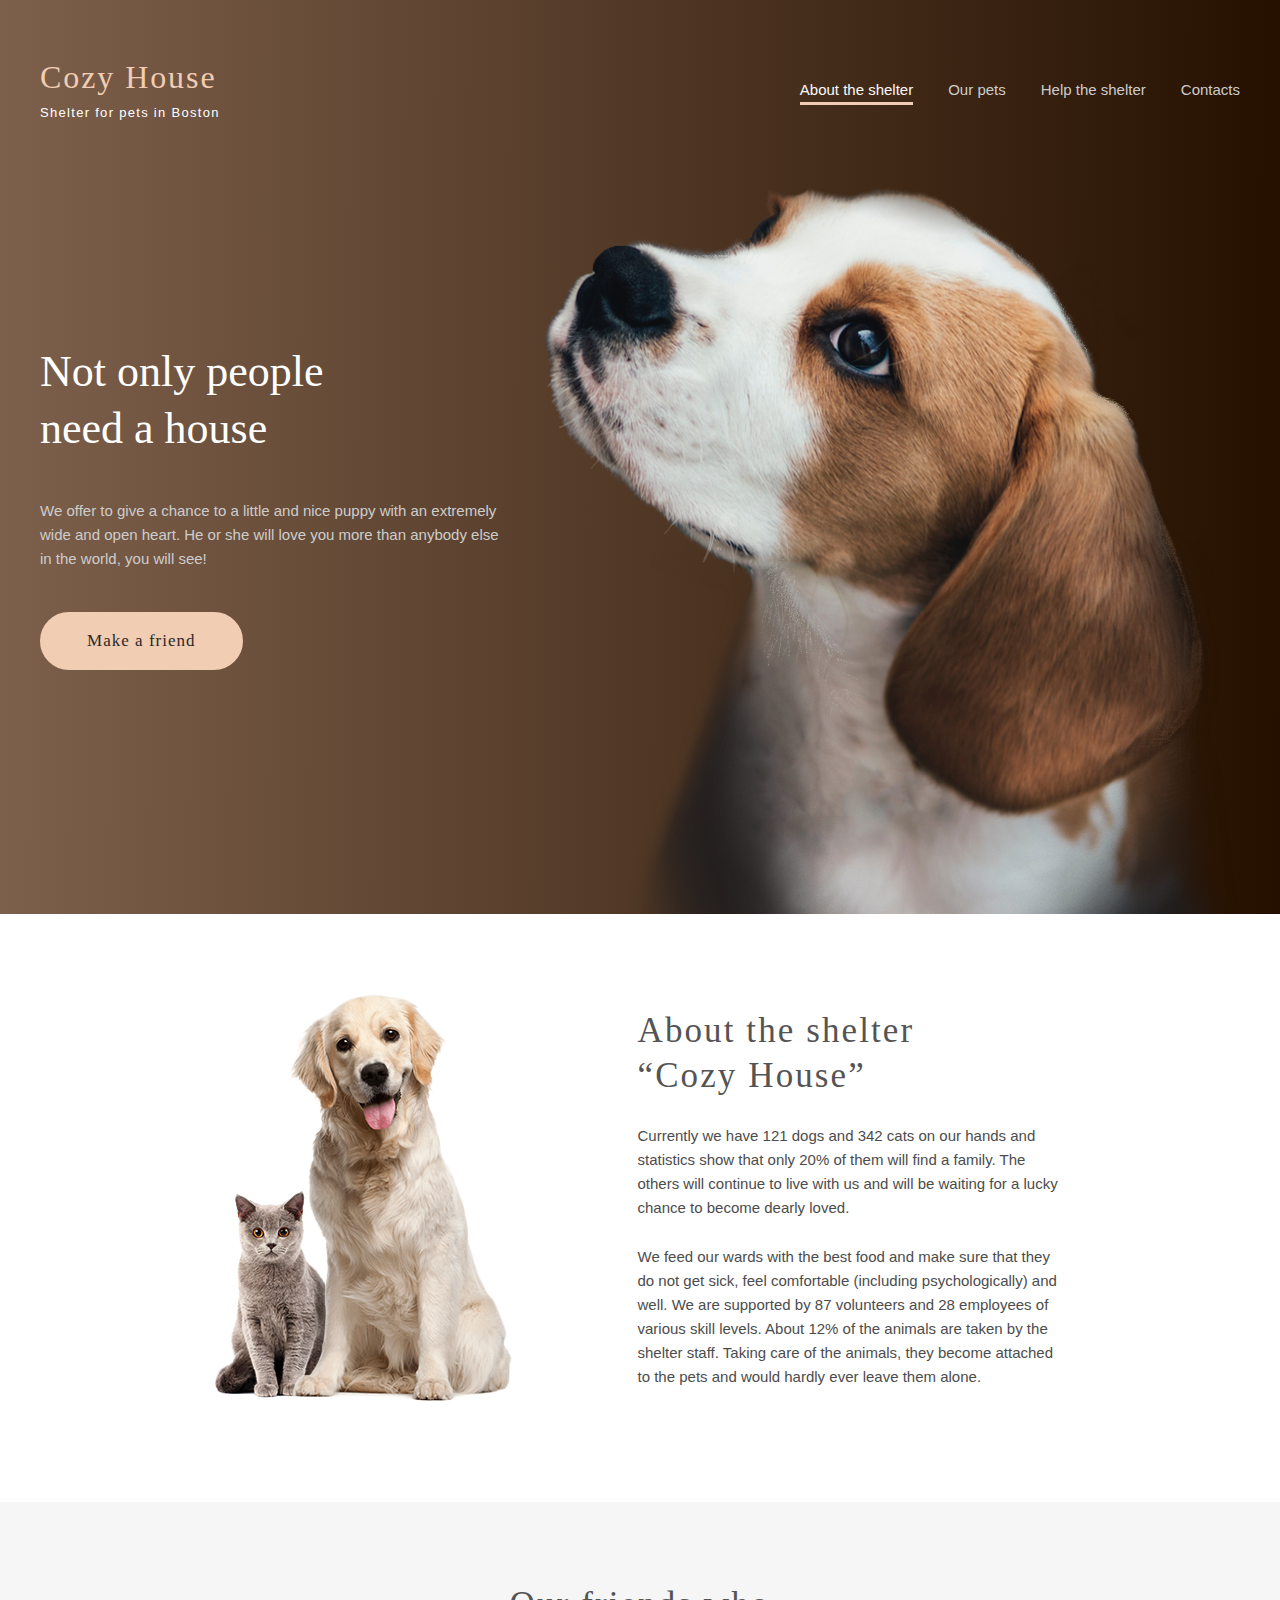
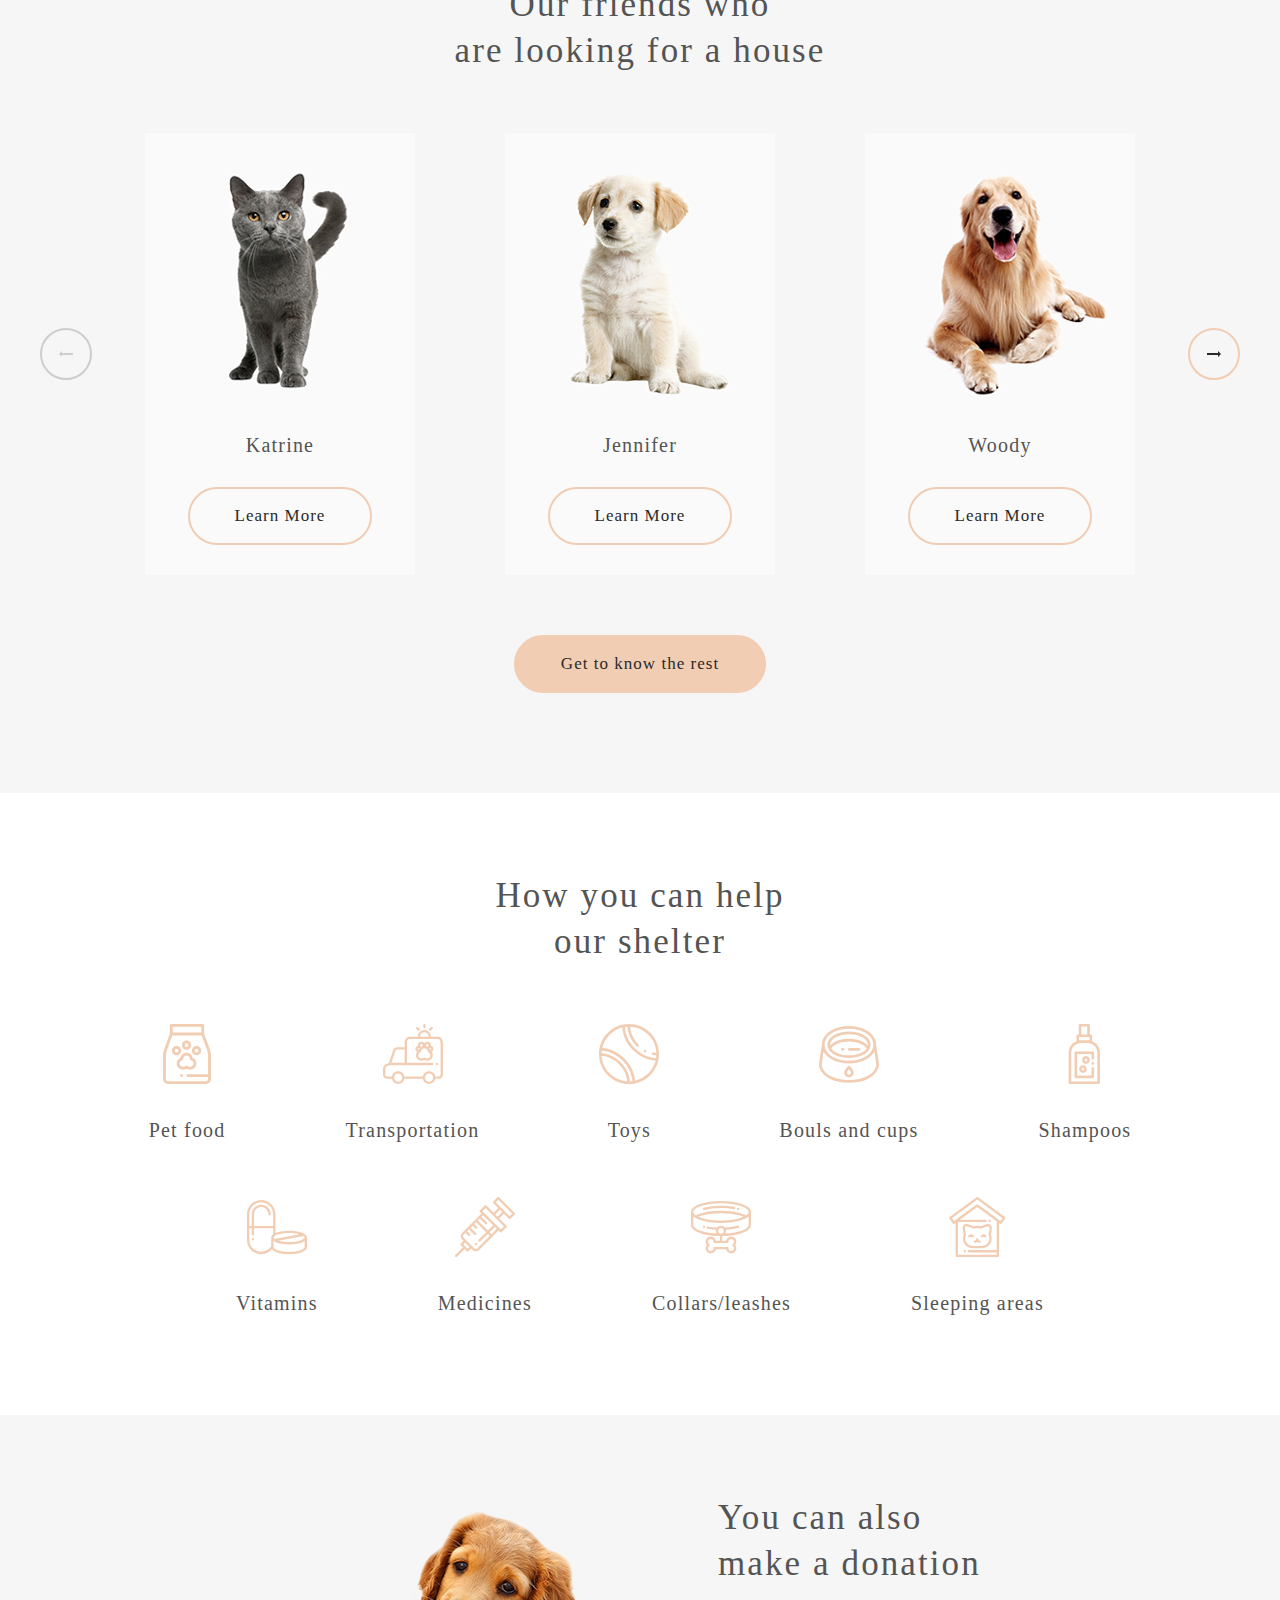
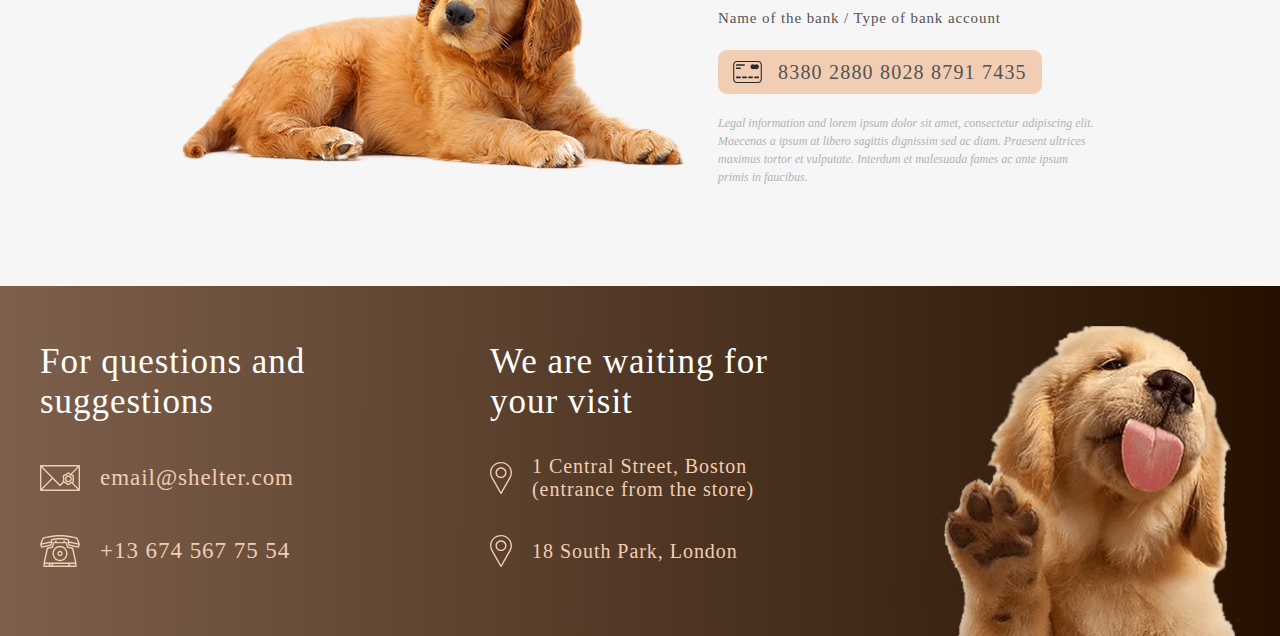
<file: index.html>
<!DOCTYPE html>
<html lang="en">

<head>
    <meta charset="UTF-8">
    <meta http-equiv="X-UA-Compatible" content="IE=edge">
    <meta name="viewport" content="width=device-width, initial-scale=1.0">
    <title>Pets Shelter</title>
    <link rel="stylesheet" href="./css/style.css">
</head>

<body>
    <header>
        <div class="container header-box">
            <div class="logo">
                <a href="index.html">Cozy House</a>
                <p>Shelter for pets in Boston</p>
            </div>
            <nav>
                <ul>
                    <li><a class="navigation active" href="#">About the shelter</a></li>
                    <li><a class="navigation" href="our_pets.html">Our pets</a></li>
                    <li><a class="navigation" href="#">Help the shelter</a></li>
                    <li><a class="navigation" href="#">Contacts</a></li>
                </ul>
            </nav>
            <button class="mobile-menu-button"><img src="./images/menu-white.png" alt="menu"></button>
        </div>
    </header>
    <main>
        <section class="box-about">
            <div class="container box-about-wrapper">
                <h1>Not only people need a house</h1>
                <p>We offer to give a chance to a little and nice puppy with an extremely wide and open heart. He or she will love you more than anybody else in the world, you will see!</p>
                <a class="make-friend button" href="#">Make a friend</a>
            </div>
        </section>
        <section class="container">
            <div class="box-about-shelter-wrapper">
                <div class="box-about-shelter">
                    <img src="./images/about-pets.png" alt="pets">
                </div>
                <div class="box-about-shelter">
                    <h2>About the shelter <br>“Cozy House”</h2>
                    <p>
                        Currently we have 121 dogs and 342 cats on our hands and statistics show that only 20% of them will find a family. The others will continue to live with us and will be waiting for a lucky chance to become dearly loved.
                    </p>
                    <p>
                        We feed our wards with the best food and make sure that they do not get sick, feel comfortable (including psychologically) and well. We are supported by 87 volunteers and 28 employees of various skill levels. About 12% of the animals are taken by the
                        shelter staff. Taking care of the animals, they become attached to the pets and would hardly ever leave them alone.
                    </p>
                </div>
            </div>
        </section>
        <section class="friends-looking-house-wrapper">
            <div class="container">
                <h2>Our friends who<br>are looking for a house</h2>
                <div class="friends-looking-house">
                    <button class="pet-nav-button-left disabled"></button>
                    <div class="friends-looking-house-cards">

                        <div class="pet-card">
                            <img src="./images/pets-katrine.png" alt="Katrine">
                            <p>Katrine</p>
                            <a class="learn-more button" href="#">Learn More</a>
                        </div>
                        <div class="pet-card">
                            <img src="./images/pets-jennifer.png" alt="Jennifer">
                            <p>Jennifer</p>
                            <a class="learn-more button" href="#">Learn More</a>
                        </div>
                        <div class="pet-card">
                            <img src="./images/pets-woody.png" alt="Woody">
                            <p>Woody</p>
                            <a class="learn-more button" href="#">Learn More</a>
                        </div>

                    </div>
                    <button class="pet-nav-button-right active-nav"></button>
                </div>
                <a class="know-rest button" href="#">Get to know the rest</a>
            </div>
        </section>
        <section class="container help-shelter-wrapper">
            <h2>
                How you can help<br>our shelter
            </h2>
            <div class="help-shelter">
                <div class="help-card">
                    <img src="./images/icon-pet-food.svg" alt="pet food">
                    <p>Pet food</p>
                </div>
                <div class="help-card">
                    <img src="./images/icon-transport.svg" alt="transport">
                    <p>Transportation</p>
                </div>
                <div class="help-card">
                    <img src="./images/icon-toys.svg" alt="toy">
                    <p>Toys</p>
                </div>
                <div class="help-card">
                    <img src="./images/icon-bowls-and-cups.svg" alt="boul">
                    <p>Bouls and cups</p>
                </div>
                <div class="help-card">
                    <img src="./images/icon-shampoos.svg" alt="shampoo">
                    <p>Shampoos</p>
                </div>
                <div class="help-card">
                    <img src="./images/icon-vitamins.svg" alt="Vitamins">
                    <p>Vitamins</p>
                </div>
                <div class="help-card">
                    <img src="./images/icon-medicines.svg" alt="medicines">
                    <p>Medicines</p>
                </div>
                <div class="help-card">
                    <img src="./images/icon-collars-leashes.svg" alt="collars">
                    <p>Collars/leashes</p>
                </div>
                <div class="help-card">
                    <img src="./images/icon-sleeping-area.svg" alt="slepping area">
                    <p>Sleeping areas</p>
                </div>
            </div>
            </div>
        </section>
        <section class="about-donation-wrapper">
            <div class="container about-donation">
                <img src="./images/donation-dog.png" alt="a dog">
                <div class="container about-donation-text">
                    <h2>
                        You can also<br> make a donation
                    </h2>
                    <p>
                        Name of the bank / Type of bank account
                    </p>
                    <p class="credit-card"><span>8380 2880 8028 8791 7435</span></p>
                    <p>
                        Legal information and lorem ipsum dolor sit amet, consectetur adipiscing elit. Maecenas a ipsum at libero sagittis dignissim sed ac diam. Praesent ultrices maximus tortor et vulputate. Interdum et malesuada fames ac ante ipsum primis in faucibus.
                    </p>
                </div>
            </div>
        </section>
    </main>
    <footer>
        <div class="container footer-box">
            <div class="box-contacts">
                <h3>For questions and suggestions</h3>
                <p class="email">
                    <a href="mailto:email@shelter.com">email@shelter.com</a>
                </p>
                <p class="phone">
                    <a href="tel:+13 674 567 75 54">+13 674 567 75 54</a></p>
            </div>
            <div class="box-place">
                <h3>We are waiting for your visit</h3>
                <p>1 Central Street, Boston (entrance from the store)</p>
                <p>18 South Park, London </p>
            </div>
            <div class="box-image">
                <img src="./images/footer-puppy.png" alt="dog">
            </div>
        </div>
    </footer>
</body>

</html>
</file>
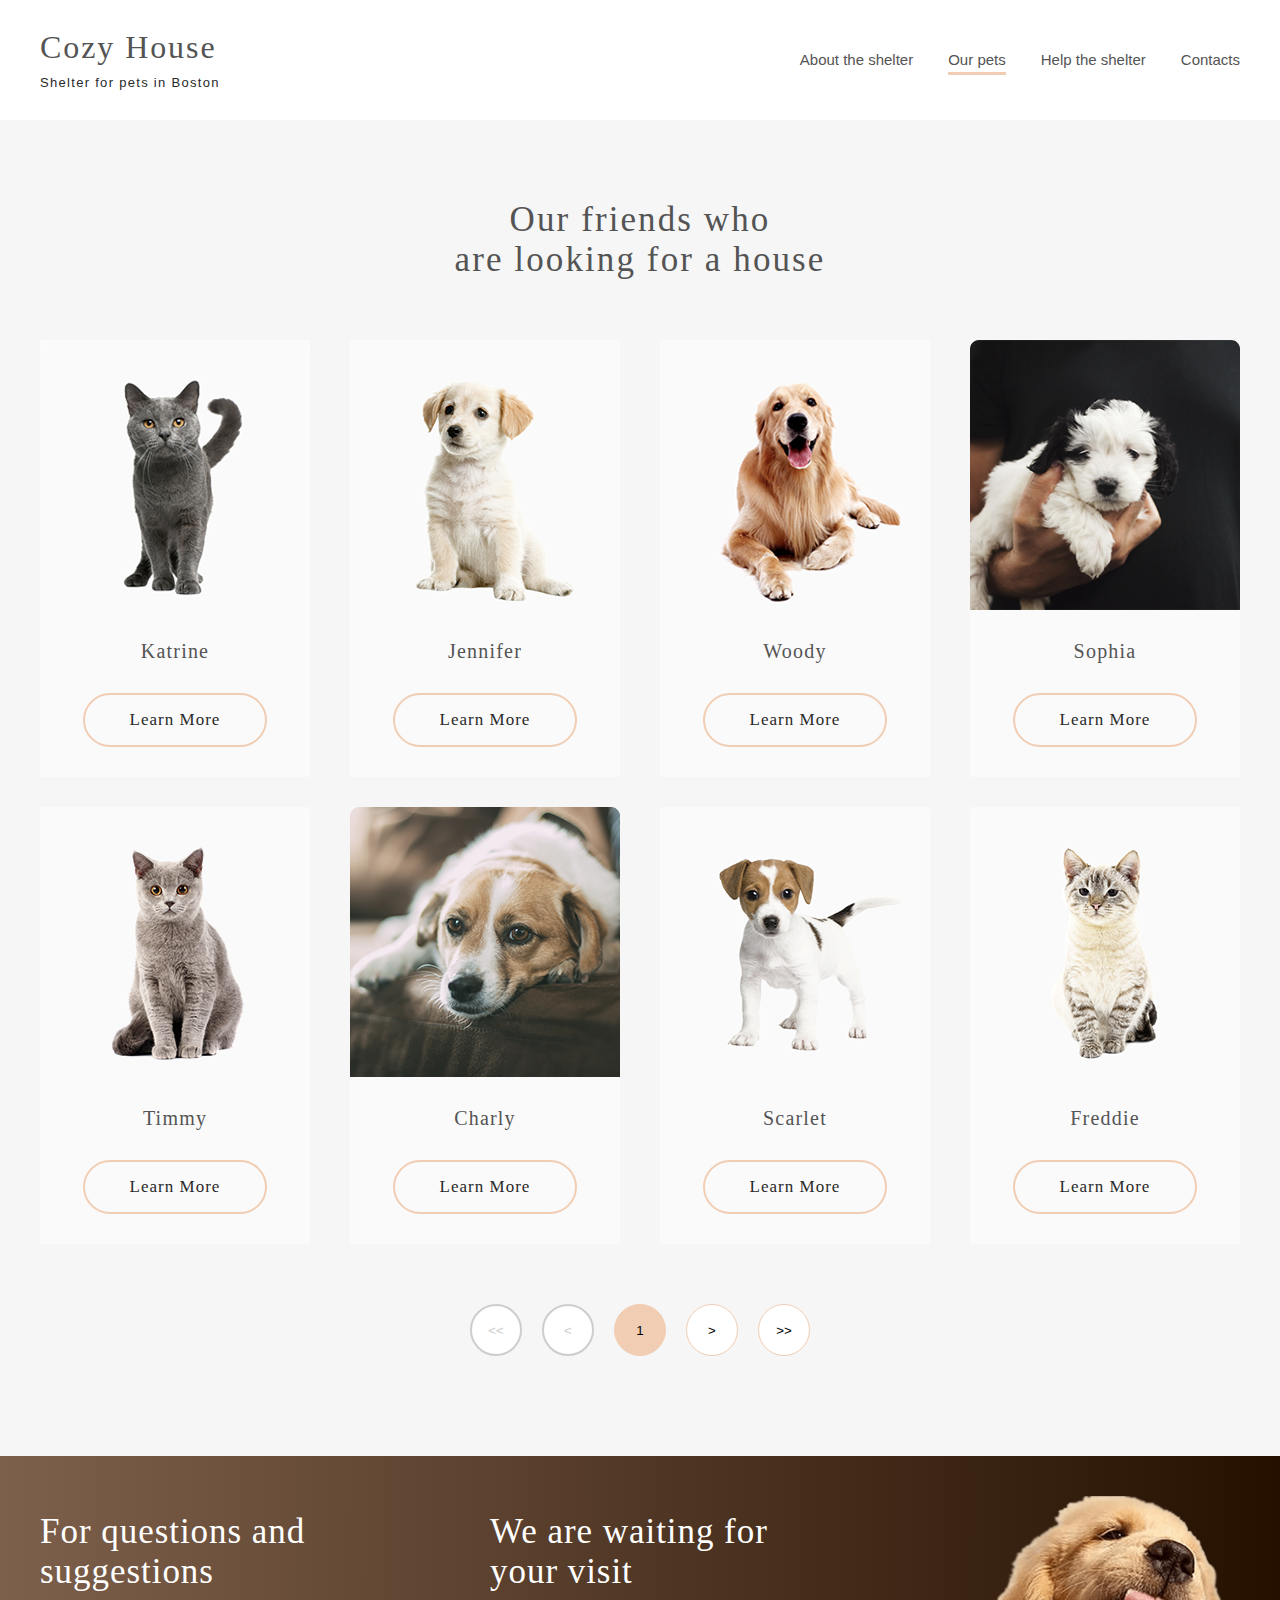
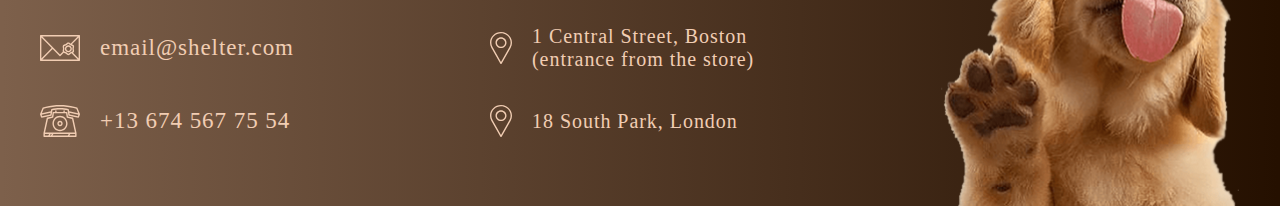
<file: our_pets.html>
<!DOCTYPE html>
<html lang="en">

<head>
    <meta charset="UTF-8">
    <meta http-equiv="X-UA-Compatible" content="IE=edge">
    <meta name="viewport" content="width=device-width, initial-scale=1.0">
    <title>Our pets
    </title>
    <link rel="stylesheet" href="./css/style_our_pets.css">
</head>

<body>
    <header>
        <div class="container header-box">
            <div class="logo">
                <a href="index.html">Cozy House</a>
                <p>Shelter for pets in Boston</p>
            </div>
            <nav>
                <ul>
                    <li><a class="navigation" href="index.html">About the shelter</a></li>
                    <li><a class="navigation active" href="#">Our pets</a></li>
                    <li><a class="navigation" href="#">Help the shelter</a></li>
                    <li><a class="navigation" href="#">Contacts</a></li>
                </ul>
            </nav>
            <button class="mobile-menu-button"><img src="./images/menu.png" alt="menu"></button>
        </div>
    </header>
    <main>
        <div class="container">
            <h1>Our friends who<br>are looking for a house
            </h1>
            <div class="pets">
                <div class="pet-card">
                    <img src="./images/pets-katrine.png" alt="Katrine">
                    <p>Katrine</p>
                    <a class="learn-more button" href="#">Learn More</a>
                </div>
                <div class="pet-card">
                    <img src="./images/pets-jennifer.png" alt="Jennifer">
                    <p>Jennifer</p>
                    <a class="learn-more button" href="#">Learn More</a>
                </div>
                <div class="pet-card">
                    <img src="./images/pets-woody.png" alt="Woody">
                    <p>Woody</p>
                    <a class="learn-more button" href="#">Learn More</a>
                </div>
                <div class="pet-card">
                    <img src="./images/pets-sophia.png" alt="Sophia">
                    <p>Sophia</p>
                    <a class="learn-more button" href="#">Learn More</a>
                </div>
                <div class="pet-card">
                    <img src="./images/pets-timmy.png" alt="Timmy">
                    <p>Timmy</p>
                    <a class="learn-more button" href="#">Learn More</a>
                </div>
                <div class="pet-card">
                    <img src="./images/pets-charly.png" alt="Charly">
                    <p>Charly</p>
                    <a class="learn-more button" href="#">Learn More</a>
                </div>
                <div class="pet-card">
                    <img src="./images/pets-scarlet.png" alt="Scarlet">
                    <p>Scarlet</p>
                    <a class="learn-more button" href="#">Learn More</a>
                </div>
                <div class="pet-card">
                    <img src="./images/pets-freddie.png" alt="Freddie">
                    <p>Freddie</p>
                    <a class="learn-more button" href="#">Learn More</a>
                </div>
            </div>
            <div class="pet-nav">
                <button class="pet-nav-button disabled"><<</button>
                <button class="pet-nav-button disabled"><</button>
                <button class="pet-nav-button active-page">1</button>
                <button class="pet-nav-button active-nav">></button>
                <button class="pet-nav-button active-nav">>></button>
            </div>
        </div>
    </main>
    <footer>
        <div class="container footer-box">
            <div class="box-contacts">
                <h3>For questions and suggestions</h3>
                <p class="email">
                    <a href="mailto:email@shelter.com">email@shelter.com</a>
                </p>
                <p class="phone">
                    <a href="tel:+13 674 567 75 54">+13 674 567 75 54</a></p>
            </div>
            <div class="box-place">
                <h3>We are waiting for your visit</h3>
                <p>1 Central Street, Boston (entrance from the store)</p>
                <p>18 South Park, London </p>
            </div>
            <div class="box-image">
                <img src="./images/footer-puppy.png" alt="dog">
            </div>
        </div>
    </footer>
</body>

</html>
</file>
<file: css/style.css>
*,
*::before,
*::after {
    box-sizing: border-box;
}

ul[class],
ol[class] {
    padding: 0;
}

body,
h1,
h2,
h3,
h4,
p,
ul[class],
ol[class],
li,
figure,
figcaption,
blockquote,
dl,
dd {
    margin: 0;
}

img {
    display: block;
    max-width: 100%;
}

header {
    font-family: arial;
    padding: 60px 0;
    position: absolute;
    z-index: 99;
    top: 0;
    left: 0;
    width: 100%;
}

.container {
    max-width: 1200px;
    margin: auto;
}

.header-box {
    display: flex;
    justify-content: space-between;
    align-items: center;
}

header a {
    text-decoration: none;
    color: #CDCDCD;
}

.logo a {
    font-family: georgia;
    color: #F1CDB3;
    font-size: 32px;
    font-weight: 400;
    line-height: 110%;
    letter-spacing: 0.06em;
}

.logo p {
    font-size: 13px;
    color: #fff;
    letter-spacing: 0.1em;
    margin-top: 10px;
}

header nav ul {
    display: flex;
}

header nav li {
    list-style: none;
    margin-left: 35px;
}

header nav li:first-child {
    margin-left: 0;
}

.navigation {
    font-size: 15px;
    padding-bottom: 4px;
}

.navigation:hover {
    color: #FAFAFA;
}

.active {
    color: #FAFAFA;
    border-bottom: #F1CDB3 solid 3px;
}

.mobile-menu-button {
    display: none;
    border: none;
    background-color: transparent;
}

main {
    font-family: arial;
    font-size: 15px;
    line-height: 160%;
    color: #545454;
    background-color: #fff;
}

section {
    padding: 80px 0 100px;
}

.box-about {
    position: relative;
    background: linear-gradient(90.26deg, #7D604B 0.23%, #251000 99.8%);
    padding: 180px 0 0;
}

.box-about-wrapper {
    padding: 163px 0px 244px 0px;
    background: url(../images/start-screen-puppy.png) no-repeat;
    background-position: right bottom;
}

.box-about h1 {
    color: #fff;
    max-width: 310px;
    font-size: 44px;
    font-weight: 400;
    font-family: georgia;
    line-height: 130%;
}

.box-about p {
    color: #CDCDCD;
    max-width: 460px;
    font-family: arial;
    font-size: 15px;
    line-height: 160%;
    margin: 42px 0 41px;
}

.button {
    display: inline-block;
    padding: 15px 45px;
    border: 2px solid #F1CDB3;
    border-radius: 100px;
    color: #292929;
    text-decoration: none;
    font-size: 17px;
    letter-spacing: 0.06em;
    font-family: georgia;
}

.button:hover {
    background-color: #FDDCC4;
    border: 2px solid #FDDCC4;
}

.make-friend {
    background-color: #F1CDB3;
}

.box-about-shelter-wrapper {
    display: flex;
    justify-content: center;
    align-items: center;
    flex-wrap: wrap;
}

.box-about-shelter {
    max-width: 430px;
}

.box-about-shelter img {
    margin-right: 125px;
}

main h2 {
    color: #545454;
    font-size: 35px;
    font-weight: 400;
    font-family: georgia;
    line-height: 130%;
    letter-spacing: 0.06em;
}

.box-about-shelter p {
    color: #4C4C4C;
    font-size: 15px;
    margin-top: 25px;
}

.friends-looking-house-wrapper {
    background-color: #F6F6F6;
    text-align: center;
}

.friends-looking-house {
    padding: 60px 0;
    display: flex;
    align-items: center;
    justify-content: space-between;
}

.friends-looking-house-cards {
    display: flex;
    width: 82.5%;
    justify-content: space-between;
    align-items: center;
    flex-wrap: wrap;
}

.pet-card {
    background-color: #FAFAFA;
    flex-basis: 270px;
    text-align: center;
    padding-bottom: 30px;
}

.pet-card:hover {
    background-color: #FFF;
}

.pet-card p {
    margin: 30px 0;
    color: #545454;
    font-family: georgia;
    font-size: 20px;
    letter-spacing: 0.06em;
}

.learn-more {
    font-family: georgia;
}

.pet-nav-button-right,
.pet-nav-button-left {
    width: 52px;
    height: 52px;
    border-radius: 50%;
    cursor: pointer;
    background-color: #F6F6F6;
    flex-shrink: 0;
}

.pet-nav-button-right {
    background: url(../images/arrow-right.svg) no-repeat;
    background-position: center center;
}

.pet-nav-button-left {
    background: url(../images/arrow-left-disabled.png) no-repeat;
    background-position: center center;
}

.pet-nav-button-right:hover {
    background-color: #FDDCC4;
    border: #FDDCC4 2px solid;
}

.disabled {
    border: #CDCDCD 2px solid;
    color: #CDCDCD;
}

.active-nav {
    border: #F1CDB3 2px solid;
    background-color: #F6F6F6;
    color: #292929;
}

.know-rest {
    background-color: #F1CDB3;
    font-family: georgia;
}

.help-shelter-wrapper {
    text-align: center;
}

.help-shelter {
    display: flex;
    justify-content: center;
    flex-wrap: wrap;
    padding-top: 5px;
}

.help-card img {
    display: inline-block;
}

.help-card {
    color: #545454;
    font-family: georgia;
    font-size: 20px;
    letter-spacing: 0.06em;
    line-height: 115%;
    margin: 55px 60px 0;
}

.help-card p {
    padding-top: 30px;
}

.about-donation-wrapper {
    background: #F6F6F6;
}

.about-donation {
    display: flex;
    padding: 0 142px;
    align-items: center;
    justify-content: space-between;
    flex-wrap: wrap;
}

.about-donation-text {
    max-width: 380px;
    margin: 0;
}

.about-donation p {
    font-family: georgia;
    letter-spacing: 0.06em;
    margin-top: 20px;
}

.about-donation p:last-child {
    font-size: 12px;
    font-style: italic;
    line-height: 150%;
    letter-spacing: 0;
    color: #B2B2B2;
}

.credit-card {
    display: inline-block;
    max-width: 350px;
    padding: 10px 15px;
    border-radius: 9px;
    background-color: #F1CDB3;
    font-family: georgia;
    font-size: 20px;
}

.credit-card span {
    background: url(../images/credit-card.svg) no-repeat;
    background-size: contain;
    padding-left: 45px;
}

footer {
    font-family: georgia;
    background: linear-gradient(90.26deg, #7D604B 0.23%, #251000 99.8%);
    padding: 40px 0 0;
    letter-spacing: 0.06em;
}

.footer-box {
    display: flex;
    justify-content: space-between;
    align-items: flex-start;
    flex-wrap: wrap;
}

footer h3 {
    color: #fff;
    font-size: 35px;
    font-weight: 400;
    padding-top: 16px;
    margin-bottom: 33px;
}

footer p {
    color: #F1CDB3;
    font-size: 20px;
    min-height: 46px;
    display: flex;
    align-items: center;
    margin-bottom: 27px;
}

footer a {
    text-decoration: none;
    color: #F1CDB3;
    font-size: 23px;
}

.box-contacts,
.box-place,
.box-image {
    width: 300px;
}

.email {
    background: url(../images/mail.svg) no-repeat left center;
    padding-left: 60px;
}

.phone {
    background: url(../images/icon-phone.svg) no-repeat left center;
    padding-left: 60px;
}

.box-place p {
    background: url(../images/icon-marker.svg) no-repeat left center;
    padding-left: 42px;
}

@media (max-width: 1240px) {
    .container {
        max-width: 95%;
    }
    .box-about p {
        max-width: 350px;
    }
}

@media (max-width: 1050px) {
    .pet-card:nth-of-type(3) {
        display: none;
    }
    .friends-looking-house-cards,
    .help-shelter,
    .about-donation,
    .footer-box {
        justify-content: space-around;
    }
}

@media (max-width: 990px) {
    .container {
        max-width: 92%;
    }
    section {
        padding: 30px 0 50px;
    }
    .box-about-wrapper {
        background: none;
        padding: 30px 0 50px;
        text-align: center;
    }
    .box-about h1 {
        max-width: 80%;
        margin: auto;
    }
    .box-about p {
        max-width: 80%;
        margin: 42px auto 41px;
    }
    .box-about-shelter {
        max-width: 320px;
    }
    .about-donation {
        padding: 0 50px;
    }
    .about-donation-text {
        max-width: 70%;
        margin: 30px auto 0;
    }
    .box-contacts,
    .box-place {
        margin: 0 10px;
    }
}

@media (max-width: 780px) {
    header nav li {
        margin-left: 15px;
    }
    .box-about h1 {
        max-width: 50%;
        margin: auto;
    }
}

@media (max-width: 730px) {
    .pet-card:nth-of-type(2) {
        display: none;
    }
}

@media (max-width: 700px) {
    .box-about-shelter {
        margin-top: 30px;
    }
    .footer-box {
        flex-direction: column;
        align-items: center;
    }
}

@media (max-width: 660px) {
    .container {
        max-width: 93%;
    }
    header nav {
        display: none;
    }
    .mobile-menu-button {
        display: inline-block;
    }
    .box-about h1 {
        max-width: 70%;
    }
    .about-donation {
        padding: 0 25px;
    }
    .credit-card {
        padding: 10px 10px;
    }
    .credit-card span {
        font-size: 12px;
        padding-left: 25px;
    }
}

@media (max-width: 510px) {
    .box-about h1 {
        font-size: 35px;
    }
    .container h2,
    .container h3 {
        font-size: 27px;
    }
    .help-shelter {
        flex-direction: column;
        align-items: center;
    }
}

@media (max-width: 420px) {
    .pet-nav-button-left {
        order: 1;
    }
    .pet-nav-button-right {
        order: 2;
    }
    .friends-looking-house {
        flex-wrap: wrap;
        justify-content: space-around;
    }
    .friends-looking-house-cards {
        width: 100%;
        margin-bottom: 20px;
    }
}
</file>
<file: css/style_our_pets.css>
*,
                        *::before,
                        *::after {
                            box-sizing: border-box;
                        }
                        
                        ul[class],
                        ol[class] {
                            padding: 0;
                        }
                        
                        body,
                        h1,
                        h2,
                        h3,
                        h4,
                        p,
                        ul[class],
                        ol[class],
                        li,
                        figure,
                        figcaption,
                        blockquote,
                        dl,
                        dd {
                            margin: 0;
                        }
                        
                        img {
                            display: block;
                            max-width: 100%;
                        }
                        
                        header {
                            font-family: arial;
                            background-color: #fff;
                            padding: 30px 0;
                        }
                        
                        .container {
                            max-width: 1200px;
                            margin: auto;
                        }
                        
                        .header-box {
                            display: flex;
                            justify-content: space-between;
                            align-items: center;
                        }
                        
                        header a {
                            text-decoration: none;
                            color: #545454;
                        }
                        
                        .logo a {
                            font-family: georgia;
                            font-size: 32px;
                            font-weight: 400;
                            line-height: 110%;
                            letter-spacing: 0.06em;
                        }
                        
                        .logo p {
                            font-size: 13px;
                            color: #292929;
                            letter-spacing: 0.1em;
                            margin-top: 10px;
                        }
                        
                        header nav ul {
                            display: flex;
                        }
                        
                        header nav li {
                            list-style: none;
                            margin-left: 35px;
                        }
                        
                        header nav li:first-child {
                            margin-left: 0;
                        }
                        
                        .navigation {
                            font-size: 15px;
                            padding-bottom: 4px;
                        }
                        
                        .navigation:hover {
                            color: #292929;
                        }
                        
                        .active {
                            border-bottom: #F1CDB3 solid 3px;
                        }
                        
                        .mobile-menu-button {
                            display: none;
                            border: none;
                            background-color: transparent;
                        }
                        
                        main {
                            padding: 80px 0 100px;
                            font-family: georgia;
                            background-color: #F6F6F6;
                        }
                        
                        .button:hover {
                            background-color: #FDDCC4;
                            border: 2px solid #FDDCC4;
                        }
                        
                        h1 {
                            margin-bottom: 60px;
                            text-align: center;
                            color: #545454;
                            font-size: 35px;
                            font-weight: 400;
                            letter-spacing: 0.06em;
                        }
                        
                        .pets {
                            display: flex;
                            flex-wrap: wrap;
                            justify-content: space-between;
                            margin-bottom: 30px;
                        }
                        
                        .pet-card {
                            background-color: #FAFAFA;
                            flex-basis: 270px;
                            margin-bottom: 30px;
                            text-align: center;
                            padding-bottom: 30px;
                        }
                        
                        .pet-card:hover {
                            background-color: #FFF;
                        }
                        
                        .pet-card p {
                            margin: 30px 0;
                            color: #545454;
                            font-size: 20px;
                            letter-spacing: 0.06em;
                        }
                        
                        .learn-more {
                            display: inline-block;
                            padding: 15px 45px;
                            border: 2px solid #F1CDB3;
                            border-radius: 100px;
                            color: #292929;
                            text-decoration: none;
                            font-size: 17px;
                            letter-spacing: 0.06em;
                        }
                        
                        .pet-nav {
                            max-width: 340px;
                            margin: auto;
                            display: flex;
                            justify-content: space-between;
                        }
                        
                        .pet-nav-button {
                            width: 52px;
                            height: 52px;
                            display: flex;
                            justify-content: center;
                            align-items: center;
                            border-radius: 50%;
                            cursor: pointer;
                        }
                        
                        .pet-nav .disabled {
                            border: #CDCDCD 2px solid;
                            color: #CDCDCD;
                            background-color: #fff;
                        }
                        
                        .pet-nav .active-page {
                            border: #F1CDB3 1px solid;
                            background-color: #F1CDB3;
                        }
                        
                        .pet-nav .active-nav {
                            border: #F1CDB3 1px solid;
                            background-color: #fff;
                        }
                        
                        button:not(.disabled):hover {
                            background-color: #FDDCC4;
                            border: #FDDCC4 2px solid;
                        }
                        
                        footer {
                            font-family: georgia;
                            background: linear-gradient(90.26deg, #7D604B 0.23%, #251000 99.8%);
                            padding: 40px 0 0;
                            letter-spacing: 0.06em;
                        }
                        
                        .footer-box {
                            display: flex;
                            justify-content: space-between;
                            align-items: flex-start;
                            flex-wrap: wrap;
                        }
                        
                        footer h3 {
                            color: #fff;
                            font-size: 35px;
                            font-weight: 400;
                            padding-top: 16px;
                            margin-bottom: 33px;
                        }
                        
                        footer p {
                            color: #F1CDB3;
                            font-size: 20px;
                            min-height: 46px;
                            display: flex;
                            align-items: center;
                            margin-bottom: 27px;
                        }
                        
                        footer a {
                            text-decoration: none;
                            color: #F1CDB3;
                            font-size: 23px;
                        }
                        
                        .box-contacts,
                        .box-place,
                        .box-image {
                            width: 300px;
                        }
                        
                        .email {
                            background: url(../images/mail.svg) no-repeat left center;
                            padding-left: 60px;
                        }
                        
                        .phone {
                            background: url(../images/icon-phone.svg) no-repeat left center;
                            padding-left: 60px;
                        }
                        
                        .box-place p {
                            background: url(../images/icon-marker.svg) no-repeat left center;
                            padding-left: 42px;
                        }
                        
                        @media (max-width: 1240px) {
                            .container {
                                max-width: 95%;
                            }
                        }
                        
                        @media (max-width: 1050px) {
                            .footer-box {
                                justify-content: space-around;
                            }
                        }
                        
                        @media (max-width: 900px) {
                            .pets {
                                max-width: 90%;
                                margin: auto;
                                justify-content: space-evenly;
                            }
                            .pet-card:nth-of-type(7),
                            .pet-card:nth-of-type(8) {
                                display: none;
                            }
                        }
                        
                        @media (max-width: 800px) {
                            .container {
                                max-width: 92%;
                            }
                            header nav li {
                                margin-left: 15px;
                            }
                        }
                        
                        @media (max-width: 700px) {
                            .container {
                                max-width: 93%;
                            }
                            header nav {
                                display: none;
                            }
                            .mobile-menu-button {
                                display: inline-block;
                            }
                            .footer-box {
                                flex-direction: column;
                                align-items: center;
                            }
                        }
                        
                        @media (max-width: 650px) {
                            .container {
                                max-width: 93%;
                            }
                            header nav {
                                display: none;
                            }
                            .mobile-menu-button {
                                display: inline-block;
                            }
                            .pets {
                                max-width: 85%;
                                margin: auto;
                            }
                            .pets,
                            .footer-box {
                                justify-content: space-evenly;
                            }
                            .pet-card:nth-of-type(4),
                            .pet-card:nth-of-type(5),
                            .pet-card:nth-of-type(6) {
                                display: none;
                            }
                        }
</file>
